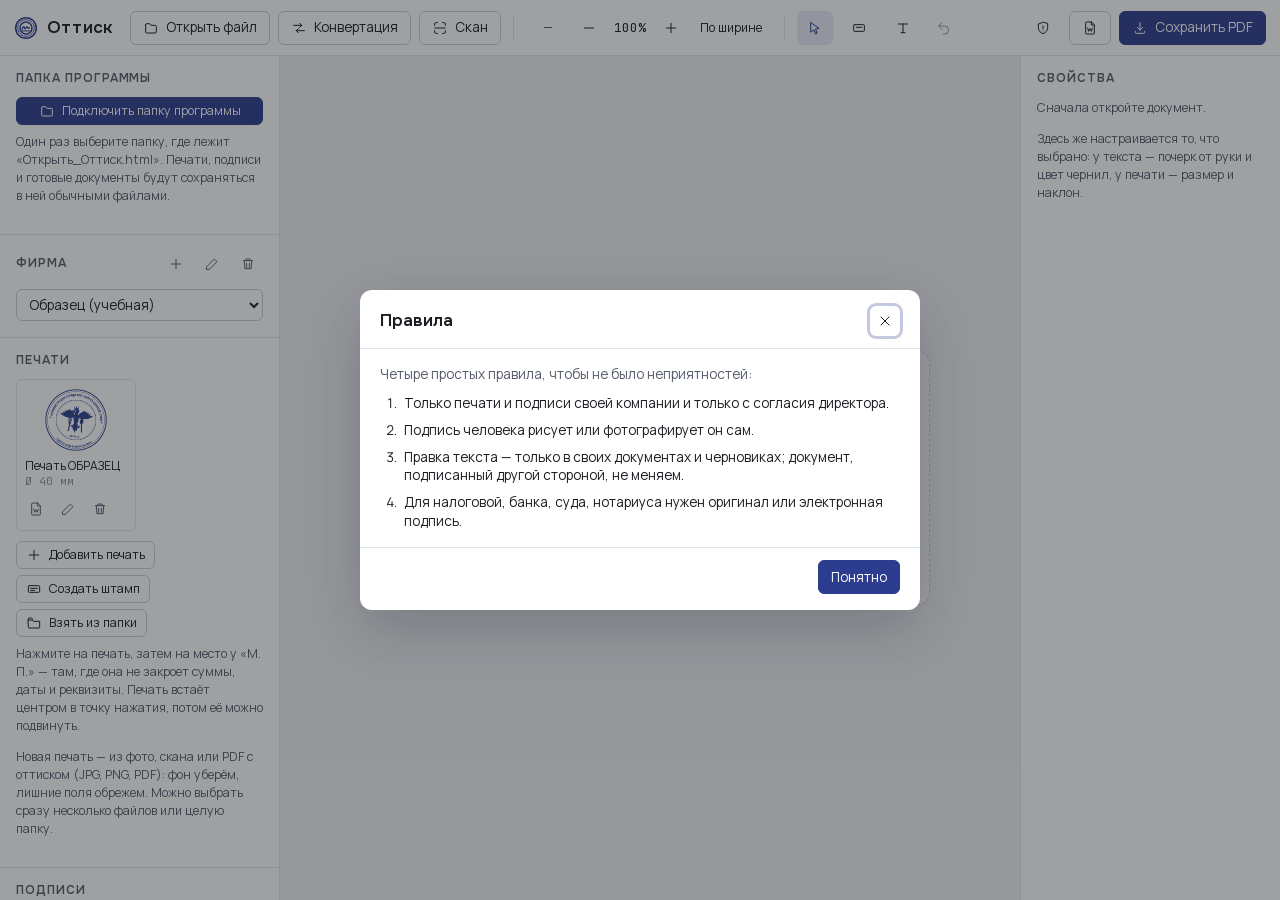
<file: index.html>
<!doctype html>
<html lang="ru">
<head>
<meta charset="utf-8">
<meta name="viewport" content="width=device-width, initial-scale=1">
<title>Оттиск</title>
<link rel="icon" href="data:image/svg+xml,%3Csvg xmlns='http://www.w3.org/2000/svg' viewBox='0 0 24 24' fill='none' stroke='%232c3d8f' stroke-width='1.6' stroke-linecap='round'%3E%3Ccircle cx='12' cy='12' r='10.3'/%3E%3Ccircle cx='12' cy='12' r='6'/%3E%3Cpath d='M8.2 13.2c.9-2.6 1.7-3.4 2.2-1.6.4 1.5.9 1.6 1.6.1.6-1.3 1.2-1.4 1.6-.2.3.9.8 1 1.9.2'/%3E%3C/svg%3E">
<link rel="stylesheet" href="app/css/fonts.css">
<link rel="stylesheet" href="app/css/app.css">
<link rel="manifest" href="manifest.webmanifest">
<meta name="theme-color" content="#2c3d8f">
<meta name="robots" content="noindex, nofollow">
<link rel="apple-touch-icon" href="app/icons/apple-touch-icon.png">
<meta name="apple-mobile-web-app-capable" content="yes">
<meta name="mobile-web-app-capable" content="yes">
<meta name="apple-mobile-web-app-title" content="Оттиск">
<meta name="ottisk-build" content="сайт, 28.09.2026 14:11">
</head>
<body>

<header class="topbar">
  <div class="brand" title="Оттиск — печати и подписи на PDF">
    <svg class="ring" viewBox="0 0 24 24" aria-hidden="true"><circle cx="12" cy="12" r="10.3"/><circle cx="12" cy="12" r="8.2" stroke-width="1" stroke-dasharray="1.6 1.1"/><circle cx="12" cy="12" r="6"/><path d="M8.2 13.2c.9-2.6 1.7-3.4 2.2-1.6.4 1.5.9 1.6 1.6.1.6-1.3 1.2-1.4 1.6-.2.3.9.8 1 1.9.2" stroke-width="1.3"/><path d="M8.4 14.9h7.3" stroke-width="1"/></svg>
    <span>Оттиск</span>
  </div>
  <button id="btnOpen" class="btn" title="Открыть PDF, Word (.docx) или фото документа">
    <svg class="i" viewBox="0 0 24 24"><path d="M4 7.5V18a1.5 1.5 0 0 0 1.5 1.5h13A1.5 1.5 0 0 0 20 18V9.5A1.5 1.5 0 0 0 18.5 8H12l-2-2.5H5.5A1.5 1.5 0 0 0 4 7Z"/></svg>
    <span class="lbl">Открыть файл</span>
  </button>
  <button id="btnConvert" class="btn" title="Перевести файл в другой формат: картинки, PDF, Word">
    <svg class="i" viewBox="0 0 24 24"><path d="M4 8h12m0 0-3-3m3 3-3 3"/><path d="M20 16H8m0 0 3-3m-3 3 3 3"/></svg>
    <span class="lbl">Конвертация</span>
  </button>
  <button id="btnScan" class="btn" title="Сфотографировать бумажный документ и получить ровный PDF">
    <svg class="i" viewBox="0 0 24 24"><path d="M4 8V5.5A1.5 1.5 0 0 1 5.5 4H8M16 4h2.5A1.5 1.5 0 0 1 20 5.5V8M20 16v2.5a1.5 1.5 0 0 1-1.5 1.5H16M8 20H5.5A1.5 1.5 0 0 1 4 18.5V16"/><path d="M4 12h16"/></svg>
    <span class="lbl lbl-long">Сканировать</span><span class="lbl lbl-short">Скан</span>
  </button>
  <div class="sep"></div>
  <div class="pagectl">
    <span id="pageInfo" class="num muted">—</span>
    <button id="zoomOut" class="btn icon" title="Уменьшить"><svg class="i" viewBox="0 0 24 24"><path d="M5 12h14"/></svg></button>
    <span id="zoomVal" class="num zoomval">100%</span>
    <button id="zoomIn" class="btn icon" title="Увеличить"><svg class="i" viewBox="0 0 24 24"><path d="M12 5v14M5 12h14"/></svg></button>
    <button id="zoomFit" class="btn ghost sm" title="Подогнать страницу по ширине окна">По ширине</button>
  </div>
  <div class="sep"></div>
  <button id="toolSelect" class="btn tool active" title="Выбирать и двигать (V)">
    <svg class="i" viewBox="0 0 24 24"><path d="M6 4l12 8.5-5.2 1.1L15 20l-2.4 1-2.2-6.3L6 18Z"/></svg><span class="lbl">Выбор</span>
  </button>
  <button id="toolWhiteout" class="btn tool" title="Замазка: белый прямоугольник поверх текста">
    <svg class="i" viewBox="0 0 24 24"><rect x="4" y="7" width="16" height="10" rx="1"/><path d="M8 11h8"/></svg><span class="lbl">Замазка</span>
  </button>
  <button id="toolText" class="btn tool" title="Текст: нажмите на страницу, где написать">
    <svg class="i" viewBox="0 0 24 24"><path d="M5 6h14M12 6v13M9 19h6"/></svg><span class="lbl">Текст</span>
  </button>
  <button id="btnUndo" class="btn icon" title="Отменить (Ctrl+Z)"><svg class="i" viewBox="0 0 24 24"><path d="M9 14 4 9l5-5"/><path d="M4 9h9a6 6 0 0 1 0 12h-2"/></svg></button>
  <div class="spacer"></div>
  <button id="btnRules" class="btn ghost" title="Правила работы с печатями и подписями">
    <svg class="i" viewBox="0 0 24 24"><path d="M12 3.5 5 6v5.5c0 4.2 3 7.6 7 9 4-1.4 7-4.8 7-9V6Z"/><path d="M12 9v4M12 16h.01"/></svg><span class="lbl">Правила</span>
  </button>
  <button id="btnDocx" class="btn" title="Вытащить текст из PDF в документ Word">
    <svg class="i" viewBox="0 0 24 24"><path d="M14 3H7a1.5 1.5 0 0 0-1.5 1.5v15A1.5 1.5 0 0 0 7 21h10a1.5 1.5 0 0 0 1.5-1.5V7.5Z"/><path d="M14 3v4.5h4.5M8.5 12l1.5 5 2-4 2 4 1.5-5"/></svg>
    <span class="lbl lbl-long">В Word для правки</span><span class="lbl lbl-short">В Word</span>
  </button>
  <button id="btnSave" class="btn primary" title="Сохранить PDF с печатями и подписями">
    <svg class="i" viewBox="0 0 24 24"><path d="M12 4v11m0 0 4-4m-4 4-4-4"/><path d="M5 17v1.5A1.5 1.5 0 0 0 6.5 20h11a1.5 1.5 0 0 0 1.5-1.5V17"/></svg>
    <span class="lbl">Сохранить PDF</span>
  </button>
  <button id="togLeft" class="btn icon only-narrow" title="Библиотека"><svg class="i" viewBox="0 0 24 24"><path d="M4 6h16M4 12h16M4 18h16"/></svg></button>
  <button id="togRight" class="btn icon only-narrow" title="Свойства"><svg class="i" viewBox="0 0 24 24"><circle cx="12" cy="12" r="3"/><path d="M19.4 15a1.7 1.7 0 0 0 .3 1.8l.1.1a2 2 0 1 1-2.8 2.8l-.1-.1a1.7 1.7 0 0 0-1.8-.3 1.7 1.7 0 0 0-1 1.5V21a2 2 0 1 1-4 0v-.1a1.7 1.7 0 0 0-1.1-1.5 1.7 1.7 0 0 0-1.8.3l-.1.1a2 2 0 1 1-2.8-2.8l.1-.1a1.7 1.7 0 0 0 .3-1.8 1.7 1.7 0 0 0-1.5-1H3a2 2 0 1 1 0-4h.1a1.7 1.7 0 0 0 1.5-1.1 1.7 1.7 0 0 0-.3-1.8l-.1-.1a2 2 0 1 1 2.8-2.8l.1.1a1.7 1.7 0 0 0 1.8.3H9a1.7 1.7 0 0 0 1-1.5V3a2 2 0 1 1 4 0v.1a1.7 1.7 0 0 0 1 1.5 1.7 1.7 0 0 0 1.8-.3l.1-.1a2 2 0 1 1 2.8 2.8l-.1.1a1.7 1.7 0 0 0-.3 1.8V9a1.7 1.7 0 0 0 1.5 1H21a2 2 0 1 1 0 4h-.1a1.7 1.7 0 0 0-1.5 1Z"/></svg></button>
</header>

<main class="layout">
  <aside class="panel left" id="leftPanel">
    <div class="sec only-narrow-block">
      <h2>Документ</h2>
      <div class="row wrap zoomrow">
        <button class="btn icon bordered" data-proxy="zoomOut" title="Уменьшить" aria-label="Уменьшить"><svg class="i" viewBox="0 0 24 24"><path d="M5 12h14"/></svg></button>
        <span class="num zoomval-m">100%</span>
        <button class="btn icon bordered" data-proxy="zoomIn" title="Увеличить" aria-label="Увеличить"><svg class="i" viewBox="0 0 24 24"><path d="M12 5v14M5 12h14"/></svg></button>
        <button class="btn sm" data-proxy="zoomFit" data-close="1">По ширине</button>
        <button class="btn sm" data-proxy="btnUndo">Отменить</button>
      </div>
      <div class="row wrap" style="margin-top:8px">
        <button class="btn sm" data-proxy="btnOpen" data-close="1">Открыть файл</button>
        <button class="btn sm" data-proxy="btnScan" data-close="1">Сканировать</button>
        <button class="btn sm" data-proxy="btnConvert" data-close="1">Конвертация</button>
        <button class="btn sm" data-proxy="btnDocx" data-close="1">В Word для правки</button>
        <button class="btn sm" data-proxy="toolWhiteout" data-close="1">Замазка</button>
        <button class="btn sm" data-proxy="toolText" data-close="1">Текст</button>
        <button class="btn sm" data-proxy="btnRules" data-close="1">Правила</button>
      </div>
    </div>
    <div class="sec" id="folderSec">
      <h2>Папка программы</h2>
      <div id="folderBox"></div>
    </div>

    <div class="sec" id="docsSec" hidden>
      <h2>Документы
        <button class="btn icon" id="docsRefresh" title="Обновить список из папки «Документы → Входящие»" aria-label="Обновить список"><svg class="i" viewBox="0 0 24 24"><path d="M4 12a8 8 0 0 1 13.7-5.6L20 8.5M20 4v4.5h-4.5M20 12a8 8 0 0 1-13.7 5.6L4 15.5M4 20v-4.5h4.5"/></svg></button>
      </h2>
      <div id="docsList" class="docs"></div>
    </div>

    <div class="sec">
      <h2>Фирма
        <span class="row">
          <button class="btn icon" id="coAdd" title="Добавить фирму"><svg class="i" viewBox="0 0 24 24"><path d="M12 5v14M5 12h14"/></svg></button>
          <button class="btn icon" id="coRename" title="Переименовать фирму"><svg class="i" viewBox="0 0 24 24"><path d="M4 20h4l10.5-10.5a1.4 1.4 0 0 0 0-2L16.5 5.5a1.4 1.4 0 0 0-2 0L4 16Z"/></svg></button>
          <button class="btn icon" id="coDelete" title="Удалить фирму"><svg class="i" viewBox="0 0 24 24"><path d="M5 7h14M10 11v6M14 11v6M6.5 7l.8 12h9.4l.8-12M9 7V4.5h6V7"/></svg></button>
        </span>
      </h2>
      <select id="coSelect" class="sel" aria-label="Фирма"></select>
    </div>

    <div class="sec">
      <h2>Печати</h2>
      <div id="stampList" class="thumbs"></div>
      <div class="row wrap">
        <button class="btn sm" id="stampAdd"><svg class="i" viewBox="0 0 24 24"><path d="M12 5v14M5 12h14"/></svg>Добавить печать</button>
        <button class="btn sm" id="stampMake"><svg class="i" viewBox="0 0 24 24"><rect x="3.5" y="7" width="17" height="10" rx="1.5"/><path d="M7 11h10M7 14h6"/></svg>Создать штамп</button>
        <button class="btn sm" id="stampFolder"><svg class="i" viewBox="0 0 24 24"><path d="M3.5 7.5h6l1.5 2h9.5v9a1 1 0 0 1-1 1h-15a1 1 0 0 1-1-1z"/><path d="M3.5 7.5v-2a1 1 0 0 1 1-1h4l1.5 2"/></svg>Взять из папки</button>
      </div>
      <p class="hint" style="margin-top:8px">Нажмите на печать, затем на место у «М. П.» — там, где она не закроет суммы, даты и реквизиты. Печать встаёт центром в точку нажатия, потом её можно подвинуть.</p>
      <p class="hint">Новая печать — из фото, скана или PDF с оттиском (JPG, PNG, PDF): фон уберём, лишние поля обрежем. Можно выбрать сразу несколько файлов или целую папку.</p>
    </div>

    <div class="sec">
      <h2>Подписи</h2>
      <div id="sigList" class="thumbs"></div>
      <div class="row wrap">
        <button class="btn sm" id="sigDraw"><svg class="i" viewBox="0 0 24 24"><path d="M4 19c3-6 5-9 7-9s1 5 3 5 3-6 6-8"/></svg>Нарисовать</button>
        <button class="btn sm" id="sigPhoto"><svg class="i" viewBox="0 0 24 24"><rect x="3.5" y="6.5" width="17" height="13" rx="1.5"/><circle cx="12" cy="13" r="3.5"/><path d="M9 6.5 10 4h4l1 2.5"/></svg>Загрузить фото подписи</button>
      </div>
      <p class="hint" style="margin-top:8px">Лучше всего выглядит настоящая подпись ручкой на белой бумаге, сфотографированная сверху при хорошем свете.</p>
    </div>

    <div class="sec" id="numSec">
      <h2>Номер документа</h2>
      <div class="numrow">
        <span class="muted">Рабочее место</span>
        <b id="numCode" class="muted">не задано</b>
        <button class="btn icon" id="numEdit" title="Изменить код рабочего места" aria-label="Изменить код рабочего места"><svg class="i" viewBox="0 0 24 24"><path d="M4 20h4l10.5-10.5a1.4 1.4 0 0 0 0-2L16.5 5.5a1.4 1.4 0 0 0-2 0L4 16Z"/></svg></button>
      </div>
      <div id="numNext" class="muted small"></div>
      <button class="btn sm" id="numPlace" disabled>Поставить номер на документ</button>
      <p class="hint">У каждого компьютера свой код — тогда по номеру видно, кто ставил. Номер попадёт в журнал вместе с датой и файлом. Пришла спорная накладная — найдите её номер в журнале: есть запись — документ наш, нет — не наш. Подделать это нельзя: чтобы номер сошёлся, нужен ваш журнал.</p>
    </div>

    <div class="sec">
      <h2>Журнал</h2>
      <div class="row wrap" style="margin-bottom:8px">
        <input id="journalFind" class="inp" type="search" placeholder="Найти по номеру или файлу" style="flex:1 1 140px">
      </div>
      <div id="journalList" class="journal"></div>
      <button class="btn sm" id="journalCsv">Выгрузить в Excel (CSV)</button>
    </div>

    <div class="sec">
      <h2>Копия библиотеки</h2>
      <div class="row wrap">
        <button class="btn sm" id="libExport">Сохранить копию библиотеки</button>
        <button class="btn sm" id="libImport">Загрузить копию библиотеки</button>
      </div>
      <p class="hint" id="libCopyHint" style="margin-top:8px">Печати и подписи хранятся только в этом браузере на этом компьютере. Раз в месяц сохраняйте копию в надёжное место.</p>
      <p class="hint">Копия — это один файл <b>.json</b> со всей библиотекой. Чтобы добавить печать <b>картинкой</b>, нажмите «Добавить печать» или «Взять из папки» выше.</p>
      <p class="hint" id="buildLine" style="margin-top:14px;font-family:var(--font-num);font-size:12px"></p>
    </div>
  </aside>

  <section class="workspace" id="workspace" tabindex="0">
    <div class="docbar" id="docBar" hidden><svg class="i" viewBox="0 0 24 24"><path d="M14 3H7a1.5 1.5 0 0 0-1.5 1.5v15A1.5 1.5 0 0 0 7 21h10a1.5 1.5 0 0 0 1.5-1.5V7.5Z"/><path d="M14 3v4.5h4.5"/></svg><span id="docName" class="dname"></span><span id="docPages" class="num dpages"></span></div>
    <div class="dropzone" id="dropzone">
      <div class="inner">
        <svg class="dz-icon" viewBox="0 0 24 24"><path d="M14 3H7a1.5 1.5 0 0 0-1.5 1.5v15A1.5 1.5 0 0 0 7 21h10a1.5 1.5 0 0 0 1.5-1.5V7.5Z"/><path d="M14 3v4.5h4.5"/><circle cx="12" cy="14.5" r="3"/></svg>
        <h1 id="dzTitle">Перетащите сюда документ</h1>
        <p id="dzText">PDF, Word (.docx) или фото документа. Или выберите файл на компьютере.</p>
        <div class="acts">
          <button class="btn primary" id="dzOpen">Открыть файл</button>
          <button class="btn link" id="dzSample">Попробовать на образце</button>
        </div>
        <div class="note-mobile">На телефоне документ открывается из «Файлов» или загрузок Telegram, а готовый PDF сразу отправляется кнопкой «Отправить…».</div>
      </div>
    </div>
    <div class="pages" id="pages" hidden></div>
  </section>

  <aside class="panel right" id="rightPanel">
    <div class="sec props" id="props">
      <h2>Свойства</h2>
      <p class="hint" id="propsEmpty">Нажмите на печать или подпись слева, затем на место в документе. Или перетащите миниатюру прямо на страницу.</p>
      <p class="hint">Здесь же настраивается то, что выбрано: у текста — почерк от руки и цвет чернил, у печати — размер и наклон.</p>
      <div id="propsBody" class="stack" hidden></div>
    </div>
  </aside>
</main>

<input type="file" id="fileInput" hidden>
<input type="file" id="imgInput" hidden multiple accept="image/*,.jpg,.jpeg,.jpe,.png,.webp,.gif,.bmp,.tif,.tiff,.heic,.heif,.pdf,application/pdf">
<input type="file" id="dirInput" hidden multiple webkitdirectory directory>
<input type="file" id="jsonInput" hidden multiple accept=".json,application/json,image/*,.jpg,.jpeg,.png,.webp,.bmp,.tif,.tiff,.heic,.heif,.pdf,application/pdf">
<div id="toast" class="toast" role="status" aria-live="polite"></div>
<div id="scrim" class="scrim" hidden></div>

<!-- Библиотеки (классические скрипты, без модулей — чтобы работало по двойному щелчку без сервера) -->
<script src="app/lib/pdf.min.js"></script>
<!-- Работник pdf.js подключён обычным скриптом, а не отдельным потоком, и это НАМЕРЕННО.
     Из file:// (двойной щелчок по этому файлу) браузер запрещает загружать соседний файл
     в отдельный поток — программа бы просто не открылась. Поэтому pdf.js пишет в консоль
     «Setting up fake worker»: это не ошибка, а единственный способ работать без сервера. -->
<script src="app/lib/pdf.worker.min.js"></script>
<script src="app/lib/pdf-lib.min.js"></script>
<script src="app/lib/fontkit.umd.min.js"></script>
<script src="app/lib/signature_pad.umd.min.js"></script>
<script src="app/lib/jszip.min.js"></script>
<script src="app/lib/docx-preview.min.js"></script>
<script src="app/lib/docx-preview-shim.js"></script>
<script src="app/lib/html2canvas.min.js"></script>
<script src="app/lib/docx.umd.js"></script>
<!-- Данные (шрифты, образцы, таблицы кодировок) в виде base64 -->
<script src="app/data/fonts_pdf.js"></script>
<script src="app/data/fonts_hand.js"></script>
<script src="app/data/sample_pdf.js"></script>
<script src="app/data/sample_stamp.js"></script>
<script src="app/data/cmaps.js"></script>
<script src="app/data/std_fonts.js"></script>
<!-- Программа -->
<script src="app/js/util.js"></script>
<script src="app/js/storage.js"></script>
<script src="app/js/imageproc.js"></script>
<script src="app/js/dialogs.js"></script>
<script src="app/js/library.js"></script>
<script src="app/js/viewer.js"></script>
<script src="app/js/exporter.js"></script>
<script src="app/js/docx_export.js"></script>
<script src="app/js/journal.js"></script>
<script src="app/js/numbering.js"></script>
<script src="app/js/word2pdf.js"></script>
<script src="app/js/odt2pdf.js"></script>
<script src="app/js/convert.js"></script>
<script src="app/js/scan.js"></script>
<script src="app/js/stampmaker.js"></script>
<script src="app/js/folder.js"></script>
<script src="app/js/app.js"></script>
</body>
</html>
</file>
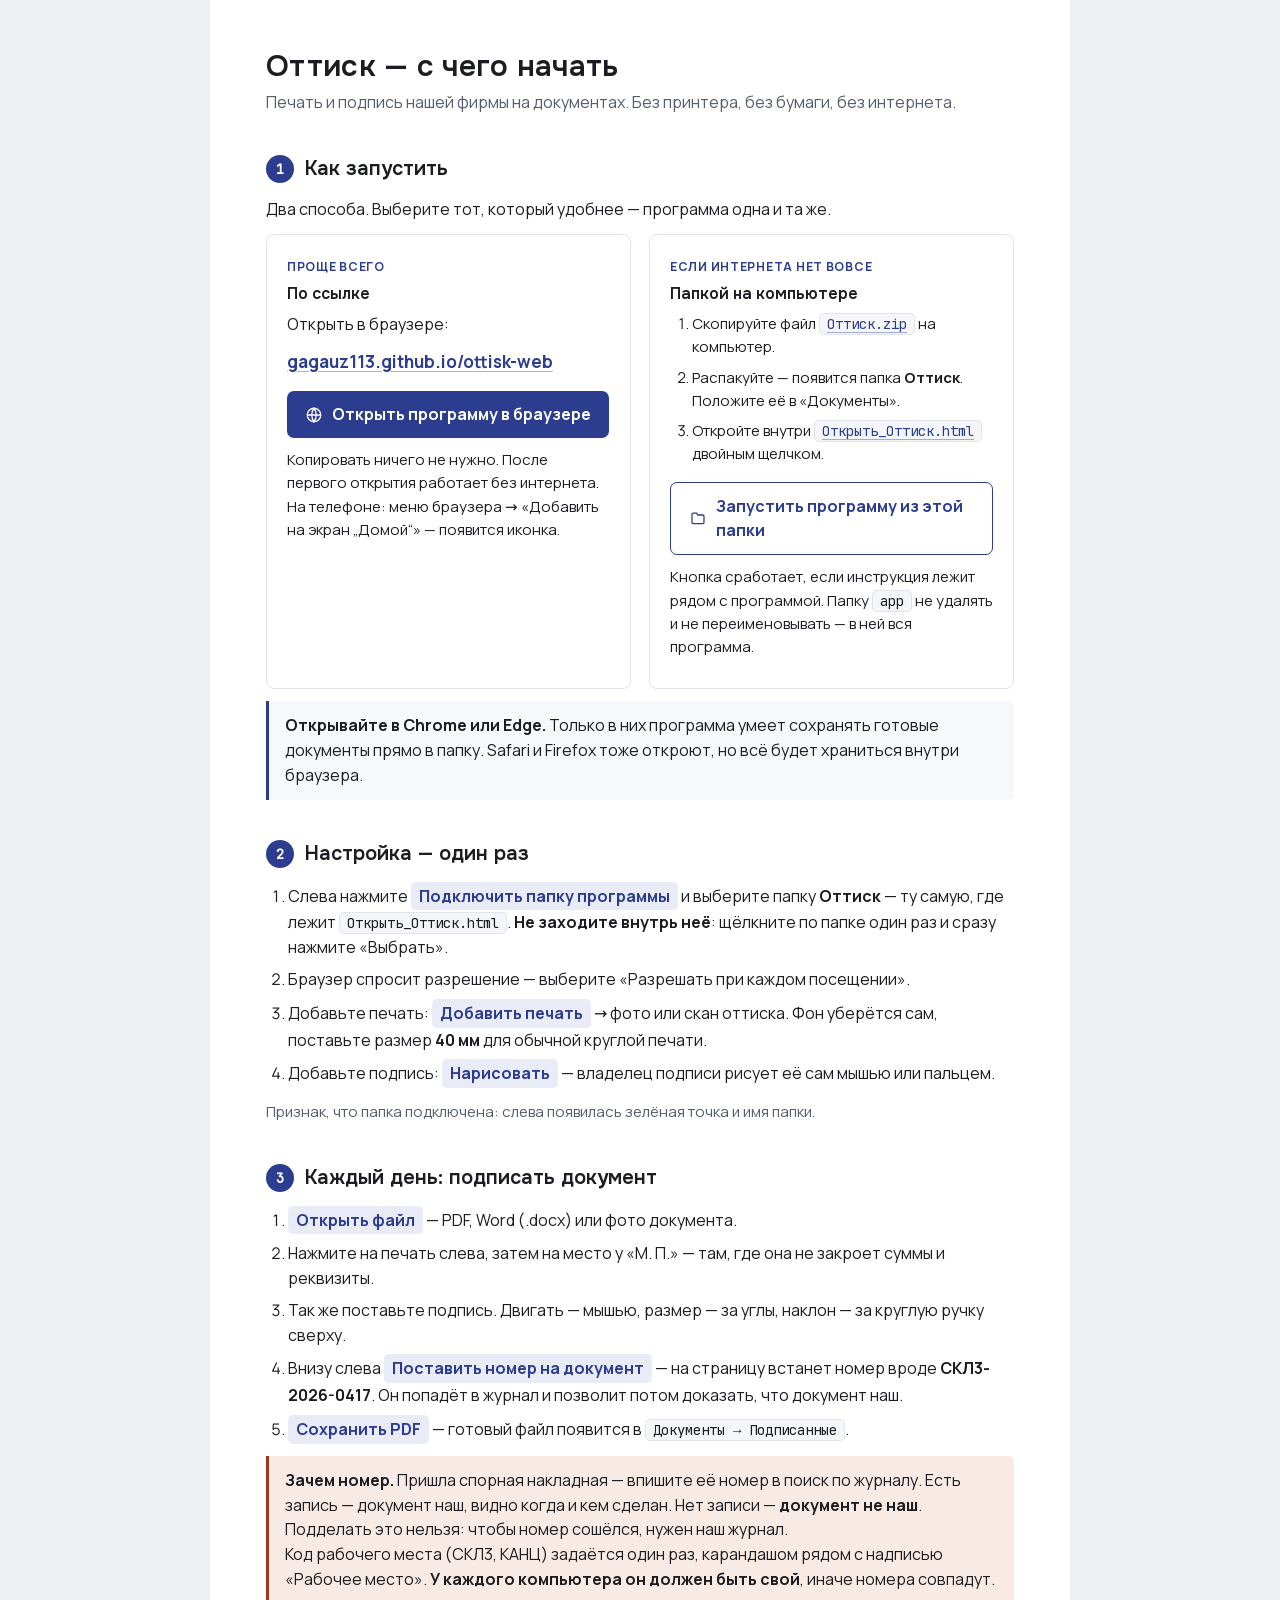
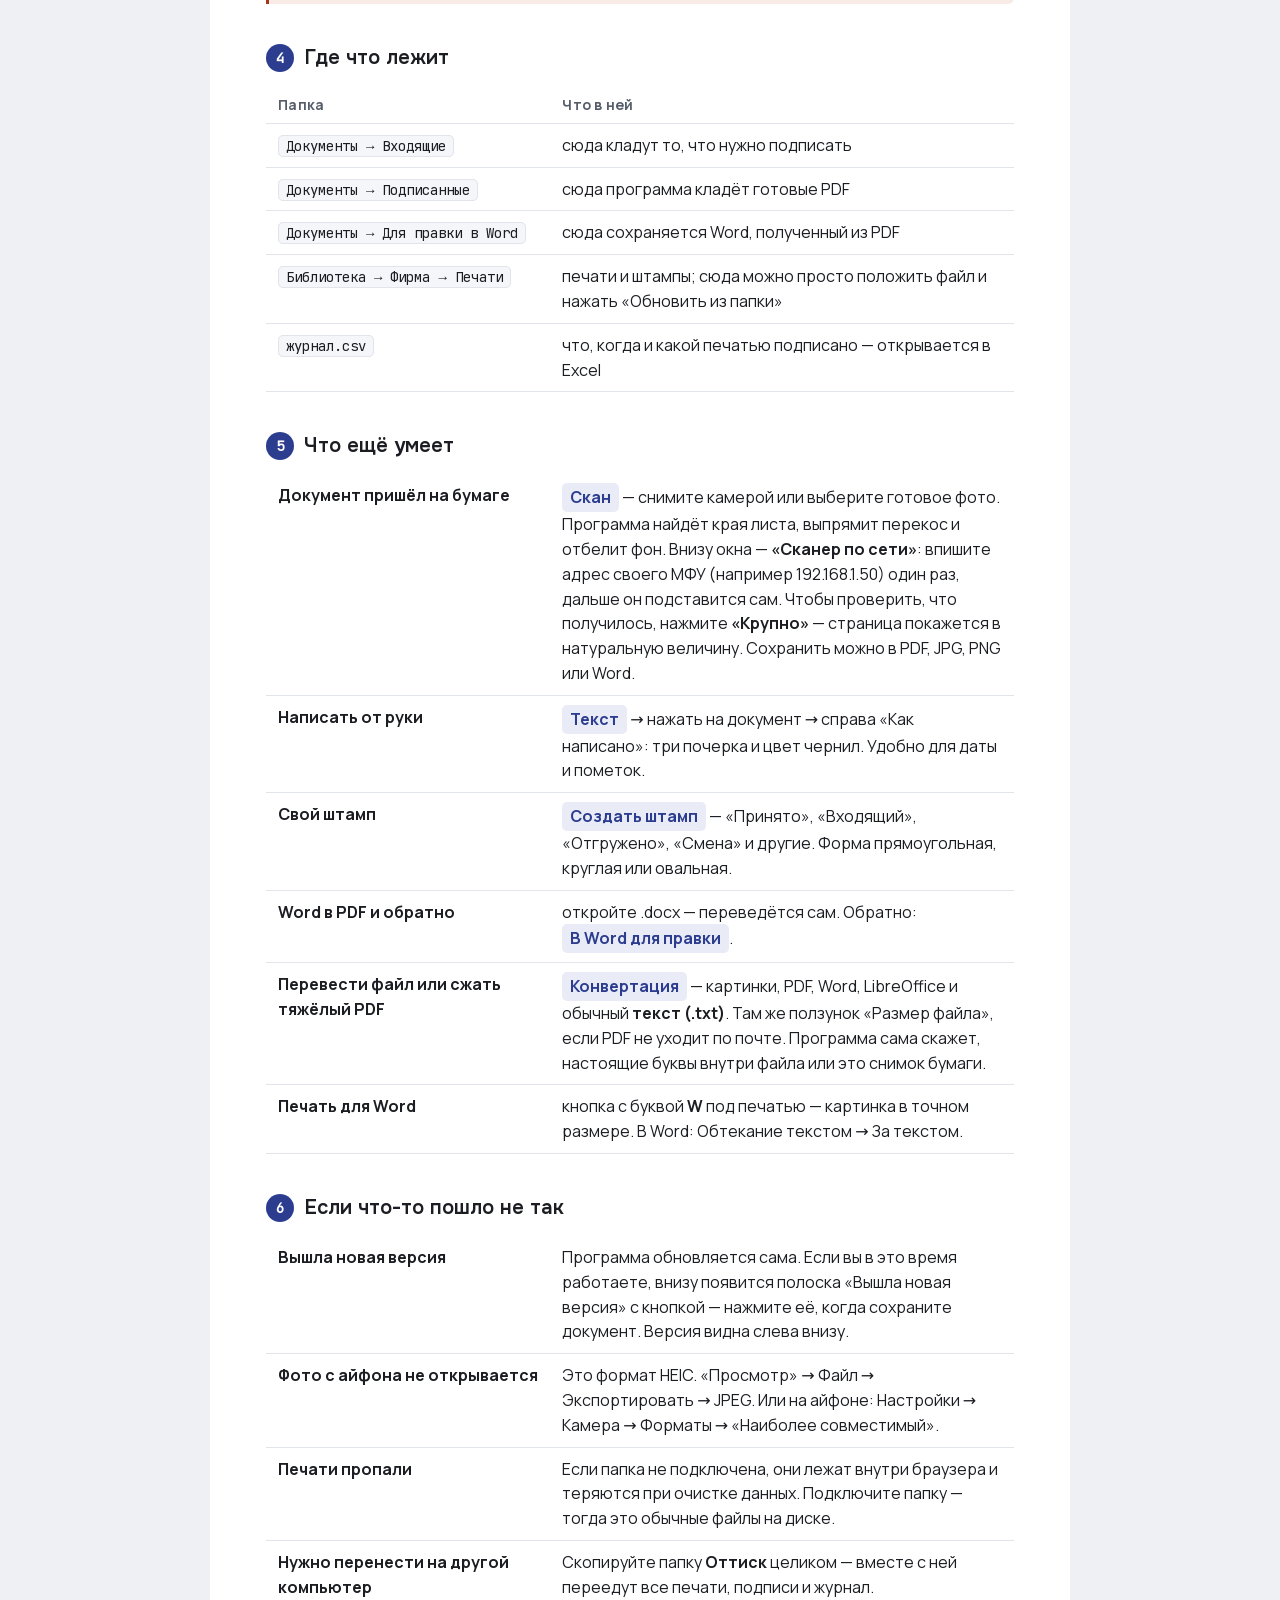
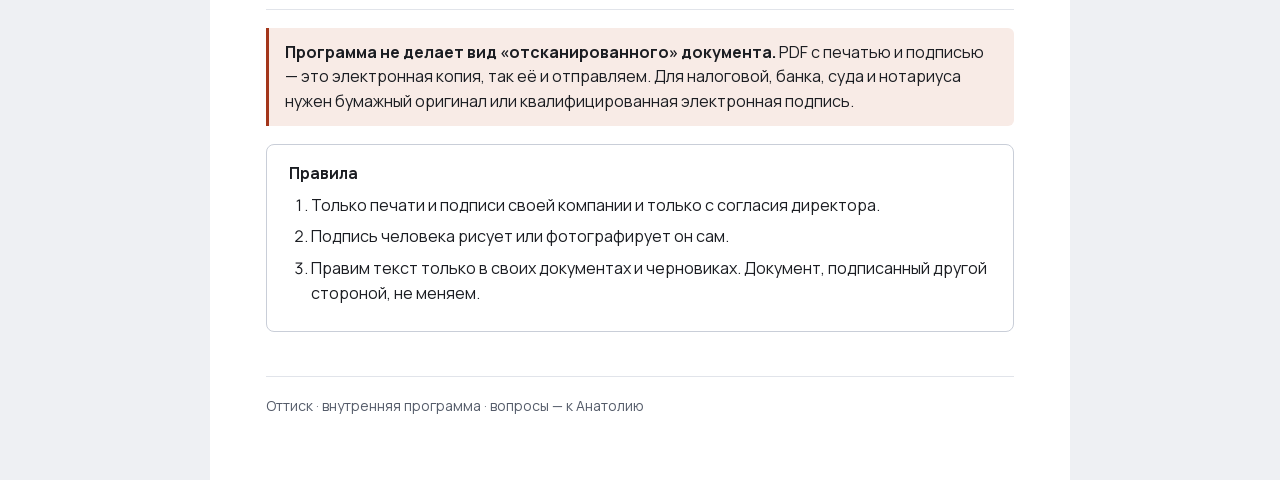
<file: instrukciya.html>
<!doctype html>
<html lang="ru">
<head>
<meta charset="utf-8">
<meta name="viewport" content="width=device-width, initial-scale=1">
<title>Оттиск — с чего начать</title>
<link rel="icon" href="data:image/svg+xml,%3Csvg xmlns='http://www.w3.org/2000/svg' viewBox='0 0 24 24' fill='none' stroke='%232c3d8f' stroke-width='1.6' stroke-linecap='round'%3E%3Ccircle cx='12' cy='12' r='10.3'/%3E%3Ccircle cx='12' cy='12' r='6'/%3E%3Cpath d='M8.2 13.2c.9-2.6 1.7-3.4 2.2-1.6.4 1.5.9 1.6 1.6.1.6-1.3 1.2-1.4 1.6-.2.3.9.8 1 1.9.2'/%3E%3C/svg%3E">
<link rel="stylesheet" href="app/css/fonts.css">
<style>
  :root{
    --ink:#1b1d22; --muted:#555c6a; --faint:#8a919d;
    --accent:#2c3d8f; --accent-soft:#e9ecf7; --line:#e1e4ea; --line-strong:#c9ced8;
    --paper:#fff; --bg:#eef0f3; --warn:#a3361b; --warn-soft:#f8ebe6;
    --font:MAN,"Segoe UI",system-ui,sans-serif; --head:ONE,MAN,system-ui,sans-serif; --num:JB,ui-monospace,Menlo,monospace;
  }
  *{box-sizing:border-box}
  body{margin:0;background:var(--bg);color:var(--ink);font:16px/1.55 var(--font);-webkit-font-smoothing:antialiased}
  .page{max-width:860px;margin:0 auto;background:var(--paper);padding:48px 56px 64px}
  h1{font:600 30px/1.2 var(--head);margin:0 0 6px;letter-spacing:.01em}
  .sub{color:var(--muted);margin:0 0 36px}
  h2{font:600 20px/1.3 var(--head);margin:40px 0 14px;display:flex;align-items:center;gap:10px}
  h2 .n{flex:none;width:28px;height:28px;border-radius:50%;background:var(--accent);color:#fff;
        font:600 14px/28px var(--num);text-align:center}
  h3{font:600 16px/1.35 var(--head);margin:22px 0 8px}
  p{margin:0 0 12px}
  ol,ul{margin:0 0 12px;padding-left:22px}
  li{margin:0 0 7px}
  b{font-weight:600}
  .key{display:inline-block;border:1px solid var(--line-strong);border-bottom-width:2px;border-radius:5px;
       padding:1px 7px;font:500 14px var(--num);background:#fafbfc;white-space:nowrap}
  .btn{display:inline-block;background:var(--accent-soft);color:var(--accent);border-radius:5px;
       padding:2px 8px;font-weight:600;white-space:nowrap}
  .path{font:500 14px var(--num);background:#f5f6f9;border:1px solid var(--line);border-radius:5px;padding:1px 7px;white-space:nowrap}
  td .path,li .path{white-space:normal;overflow-wrap:anywhere}
  .two{display:grid;grid-template-columns:1fr 1fr;gap:18px;margin:0 0 12px}
  .card{border:1px solid var(--line);border-radius:8px;padding:18px 20px}
  .card h3{margin-top:0}
  .card .tag{display:inline-block;font:600 12px var(--font);letter-spacing:.06em;text-transform:uppercase;
             color:var(--accent);margin-bottom:8px}
  .note{border-left:3px solid var(--accent);background:#f7f8fc;padding:12px 16px;border-radius:0 6px 6px 0;margin:0 0 14px}
  .warn{border-left:3px solid var(--warn);background:var(--warn-soft);padding:12px 16px;border-radius:0 6px 6px 0;margin:18px 0}
  .rules{border:1px solid var(--line-strong);border-radius:8px;padding:18px 22px;margin-top:14px}
  .rules ol{margin-bottom:0}
  table{border-collapse:collapse;width:100%;margin:0 0 14px}
  th,td{text-align:left;padding:9px 12px;border-bottom:1px solid var(--line);vertical-align:top}
  th{font:600 14px var(--font);color:var(--muted);letter-spacing:.02em}
  td:first-child{width:38%;font-weight:600}
  .muted{color:var(--muted)}
  .small{font-size:15px}
  .card .small.muted{color:var(--ink)}
  a{color:var(--accent);text-decoration:underline;text-underline-offset:3px;text-decoration-color:rgba(44,61,143,.4)}
  a:hover{text-decoration-color:var(--accent);background:var(--accent-soft);border-radius:3px}
  a.addr{font-weight:600;font-size:17px;word-break:break-all}
  a.path{color:var(--accent)}
  .go{display:inline-flex;align-items:center;gap:9px;background:var(--accent);color:#fff;text-decoration:none;
      border-radius:7px;padding:11px 18px;font-weight:600;font-size:16px;margin:4px 0 10px}
  .go:hover{background:#25347b;text-decoration:none}
  .go.alt{background:#fff;color:var(--accent);border:1.5px solid var(--accent)}
  .go.alt:hover{background:var(--accent-soft)}
  .go .lbl{text-align:left}
  .go svg{width:18px;height:18px;stroke:currentColor;fill:none;stroke-width:1.7;stroke-linecap:round;flex:none}
  footer{margin-top:44px;padding-top:18px;border-top:1px solid var(--line);color:var(--muted);font-size:14px}
  @media (max-width:720px){
    .page{padding:28px 20px 44px}
    h1{font-size:25px}
    .two{grid-template-columns:1fr}
  }
  @media print{
    body{background:#fff}
    .page{max-width:none;padding:10mm 8mm}
    .go{background:#fff;color:var(--accent);border:1px solid var(--accent)}
    h2{page-break-after:avoid}
    tr{break-inside:avoid}
    .card,.note,.warn,.rules{break-inside:avoid}
    a{text-decoration-color:var(--accent)}
  }
</style>
</head>
<body>
<div class="page">

  <h1>Оттиск — с чего начать</h1>
  <p class="sub">Печать и подпись нашей фирмы на документах. Без принтера, без бумаги, без интернета.</p>

  <h2><span class="n">1</span>Как запустить</h2>
  <p>Два способа. Выберите тот, который удобнее — программа одна и та же.</p>

  <div class="two">
    <div class="card">
      <span class="tag">Проще всего</span>
      <h3>По ссылке</h3>
      <p>Открыть в браузере:</p>
      <p><a class="addr" href="https://gagauz113.github.io/ottisk-web/" target="_blank" rel="noopener">gagauz113.github.io/ottisk-web</a></p>
      <a class="go" href="https://gagauz113.github.io/ottisk-web/" target="_blank" rel="noopener">
        <svg viewBox="0 0 24 24"><circle cx="12" cy="12" r="9"/><path d="M3.5 12h17M12 3a15 15 0 0 1 0 18M12 3a15 15 0 0 0 0 18"/></svg>
        <span class="lbl">Открыть программу в браузере</span></a>
      <p class="small muted">Копировать ничего не нужно. После первого открытия работает без интернета. На телефоне:
        меню браузера → «Добавить на экран „Домой“» — появится иконка.</p>
    </div>
    <div class="card">
      <span class="tag">Если интернета нет вовсе</span>
      <h3>Папкой на компьютере</h3>
      <ol class="small">
        <li>Скопируйте файл <a class="path" href="Оттиск.zip">Оттиск.zip</a> на компьютер.</li>
        <li>Распакуйте — появится папка <b>Оттиск</b>. Положите её в «Документы».</li>
        <li>Откройте внутри <a class="path" href="./">Открыть_Оттиск.html</a> двойным щелчком.</li>
      </ol>
      <a class="go alt" href="./">
        <svg viewBox="0 0 24 24"><path d="M4 7.5V18a1.5 1.5 0 0 0 1.5 1.5h13A1.5 1.5 0 0 0 20 18V9.5A1.5 1.5 0 0 0 18.5 8H12l-2-2.5H5.5A1.5 1.5 0 0 0 4 7Z"/></svg>
        <span class="lbl">Запустить программу из этой папки</span></a>
      <p class="small muted">Кнопка сработает, если инструкция лежит рядом с программой.
        Папку <span class="path">app</span> не удалять и не переименовывать — в ней вся программа.</p>
    </div>
  </div>

  <div class="note">
    <b>Открывайте в Chrome или Edge.</b> Только в них программа умеет сохранять готовые документы прямо в папку.
    Safari и Firefox тоже откроют, но всё будет храниться внутри браузера.
  </div>

  <h2><span class="n">2</span>Настройка — один раз</h2>
  <ol>
    <li>Слева нажмите <span class="btn">Подключить папку программы</span> и выберите папку <b>Оттиск</b> —
      ту самую, где лежит <span class="path">Открыть_Оттиск.html</span>.
      <b>Не заходите внутрь неё</b>: щёлкните по папке один раз и сразу нажмите «Выбрать».</li>
    <li>Браузер спросит разрешение — выберите «Разрешать при каждом посещении».</li>
    <li>Добавьте печать: <span class="btn">Добавить печать</span> → фото или скан оттиска.
      Фон уберётся сам, поставьте размер <b>40 мм</b> для обычной круглой печати.</li>
    <li>Добавьте подпись: <span class="btn">Нарисовать</span> — владелец подписи рисует её сам мышью или пальцем.</li>
  </ol>
  <p class="muted small">Признак, что папка подключена: слева появилась зелёная точка и имя папки.</p>

  <h2><span class="n">3</span>Каждый день: подписать документ</h2>
  <ol>
    <li><span class="btn">Открыть файл</span> — PDF, Word (.docx) или фото документа.</li>
    <li>Нажмите на печать слева, затем на место у «М. П.» — там, где она не закроет суммы и реквизиты.</li>
    <li>Так же поставьте подпись. Двигать — мышью, размер — за углы, наклон — за круглую ручку сверху.</li>
    <li>Внизу слева <span class="btn">Поставить номер на документ</span> — на страницу встанет
      номер вроде <b>СКЛ3-2026-0417</b>. Он попадёт в журнал и позволит потом доказать, что документ наш.</li>
    <li><span class="btn">Сохранить PDF</span> — готовый файл появится в
      <span class="path">Документы → Подписанные</span>.</li>
  </ol>
  <div class="warn" style="margin-top:10px">
    <b>Зачем номер.</b> Пришла спорная накладная — впишите её номер в поиск по журналу.
    Есть запись — документ наш, видно когда и кем сделан. Нет записи — <b>документ не наш</b>.
    Подделать это нельзя: чтобы номер сошёлся, нужен наш журнал.
    <br>Код рабочего места (СКЛ3, КАНЦ) задаётся один раз, карандашом рядом с надписью «Рабочее место».
    <b>У каждого компьютера он должен быть свой</b>, иначе номера совпадут.
  </div>

  <h2><span class="n">4</span>Где что лежит</h2>
  <table>
    <tr><th>Папка</th><th>Что в ней</th></tr>
    <tr><td><span class="path">Документы → Входящие</span></td><td>сюда кладут то, что нужно подписать</td></tr>
    <tr><td><span class="path">Документы → Подписанные</span></td><td>сюда программа кладёт готовые PDF</td></tr>
    <tr><td><span class="path">Документы → Для правки в Word</span></td><td>сюда сохраняется Word, полученный из PDF</td></tr>
    <tr><td><span class="path">Библиотека → Фирма → Печати</span></td><td>печати и штампы; сюда можно просто положить файл и нажать «Обновить из папки»</td></tr>
    <tr><td><span class="path">журнал.csv</span></td><td>что, когда и какой печатью подписано — открывается в Excel</td></tr>
  </table>

  <h2><span class="n">5</span>Что ещё умеет</h2>
  <table>
    <tr><td>Документ пришёл на бумаге</td>
        <td><span class="btn">Скан</span> — снимите камерой или выберите готовое фото.
            Программа найдёт края листа, выпрямит перекос и отбелит фон.
            Внизу окна — <b>«Сканер по сети»</b>: впишите адрес своего МФУ (например 192.168.1.50)
            один раз, дальше он подставится сам.
            Чтобы проверить, что получилось, нажмите <b>«Крупно»</b> — страница покажется
            в натуральную величину. Сохранить можно в PDF, JPG, PNG или Word.</td></tr>
    <tr><td>Написать от руки</td>
        <td><span class="btn">Текст</span> → нажать на документ → справа «Как написано»: три почерка и цвет чернил.
            Удобно для даты и пометок.</td></tr>
    <tr><td>Свой штамп</td>
        <td><span class="btn">Создать штамп</span> — «Принято», «Входящий», «Отгружено», «Смена» и другие.
            Форма прямоугольная, круглая или овальная.</td></tr>
    <tr><td>Word в PDF и обратно</td>
        <td>откройте .docx — переведётся сам. Обратно: <span class="btn">В Word для правки</span>.</td></tr>
    <tr><td>Перевести файл или сжать тяжёлый PDF</td>
        <td><span class="btn">Конвертация</span> — картинки, PDF, Word, LibreOffice и обычный
            <b>текст (.txt)</b>. Там же ползунок «Размер файла», если PDF не уходит по почте.
            Программа сама скажет, настоящие буквы внутри файла или это снимок бумаги.</td></tr>
    <tr><td>Печать для Word</td>
        <td>кнопка с буквой <b>W</b> под печатью — картинка в точном размере. В Word: Обтекание текстом → За текстом.</td></tr>
  </table>

  <h2><span class="n">6</span>Если что-то пошло не так</h2>
  <table>
    <tr><td>Вышла новая версия</td>
        <td>Программа обновляется сама. Если вы в это время работаете, внизу появится полоска
            «Вышла новая версия» с кнопкой — нажмите её, когда сохраните документ.
            Версия видна слева внизу.</td></tr>
    <tr><td>Фото с айфона не открывается</td>
        <td>Это формат HEIC. «Просмотр» → Файл → Экспортировать → JPEG. Или на айфоне:
            Настройки → Камера → Форматы → «Наиболее совместимый».</td></tr>
    <tr><td>Печати пропали</td>
        <td>Если папка не подключена, они лежат внутри браузера и теряются при очистке данных.
            Подключите папку — тогда это обычные файлы на диске.</td></tr>
    <tr><td>Нужно перенести на другой компьютер</td>
        <td>Скопируйте папку <b>Оттиск</b> целиком — вместе с ней переедут все печати, подписи и журнал.</td></tr>
  </table>

  <div class="warn">
    <b>Программа не делает вид «отсканированного» документа.</b> PDF с печатью и подписью — это электронная копия,
    так её и отправляем. Для налоговой, банка, суда и нотариуса нужен бумажный оригинал
    или квалифицированная электронная подпись.
  </div>

  <div class="rules">
    <h3 style="margin-top:0">Правила</h3>
    <ol>
      <li>Только печати и подписи своей компании и только с согласия директора.</li>
      <li>Подпись человека рисует или фотографирует он сам.</li>
      <li>Правим текст только в своих документах и черновиках. Документ, подписанный другой стороной, не меняем.</li>
    </ol>
  </div>

  <footer>Оттиск · внутренняя программа · вопросы — к Анатолию</footer>
</div>
</body>
</html>
</file>
<file: app/css/fonts.css>
/* Локальные шрифты: Manrope (текст), Onest (заголовки), JetBrains Mono (цифры). Кириллица + латиница раздельно. */
@font-face{font-family:MAN;src:url(../fonts/man-400.woff2) format('woff2');font-weight:400;font-display:swap;unicode-range:U+0301,U+0400-045F,U+0490-0491,U+04B0-04B1,U+2116}
@font-face{font-family:MAN;src:url(../fonts/man-500.woff2) format('woff2');font-weight:500;font-display:swap;unicode-range:U+0301,U+0400-045F,U+0490-0491,U+04B0-04B1,U+2116}
@font-face{font-family:MAN;src:url(../fonts/man-700.woff2) format('woff2');font-weight:700;font-display:swap;unicode-range:U+0301,U+0400-045F,U+0490-0491,U+04B0-04B1,U+2116}
@font-face{font-family:MAN;src:url(../fonts/man-400-lat.woff2) format('woff2');font-weight:400;font-display:swap;unicode-range:U+0000-00FF,U+0131,U+0152-0153,U+02BB-02BC,U+02C6,U+02DA,U+02DC,U+0304,U+0308,U+0329,U+2000-206F,U+20AC,U+2122,U+2191,U+2193,U+2212,U+2215,U+FEFF,U+FFFD}
@font-face{font-family:MAN;src:url(../fonts/man-500-lat.woff2) format('woff2');font-weight:500;font-display:swap;unicode-range:U+0000-00FF,U+0131,U+0152-0153,U+02BB-02BC,U+02C6,U+02DA,U+02DC,U+0304,U+0308,U+0329,U+2000-206F,U+20AC,U+2122,U+2191,U+2193,U+2212,U+2215,U+FEFF,U+FFFD}
@font-face{font-family:MAN;src:url(../fonts/man-700-lat.woff2) format('woff2');font-weight:700;font-display:swap;unicode-range:U+0000-00FF,U+0131,U+0152-0153,U+02BB-02BC,U+02C6,U+02DA,U+02DC,U+0304,U+0308,U+0329,U+2000-206F,U+20AC,U+2122,U+2191,U+2193,U+2212,U+2215,U+FEFF,U+FFFD}
@font-face{font-family:ONE;src:url(../fonts/one-400.woff2) format('woff2');font-weight:400;font-display:swap;unicode-range:U+0301,U+0400-045F,U+0490-0491,U+04B0-04B1,U+2116}
@font-face{font-family:ONE;src:url(../fonts/one-600.woff2) format('woff2');font-weight:600;font-display:swap;unicode-range:U+0301,U+0400-045F,U+0490-0491,U+04B0-04B1,U+2116}
@font-face{font-family:ONE;src:url(../fonts/one-400-lat.woff2) format('woff2');font-weight:400;font-display:swap;unicode-range:U+0000-00FF,U+0131,U+0152-0153,U+02BB-02BC,U+02C6,U+02DA,U+02DC,U+0304,U+0308,U+0329,U+2000-206F,U+20AC,U+2122,U+2191,U+2193,U+2212,U+2215,U+FEFF,U+FFFD}
@font-face{font-family:ONE;src:url(../fonts/one-600-lat.woff2) format('woff2');font-weight:600;font-display:swap;unicode-range:U+0000-00FF,U+0131,U+0152-0153,U+02BB-02BC,U+02C6,U+02DA,U+02DC,U+0304,U+0308,U+0329,U+2000-206F,U+20AC,U+2122,U+2191,U+2193,U+2212,U+2215,U+FEFF,U+FFFD}
@font-face{font-family:JB;src:url(../fonts/jb-400.woff2) format('woff2');font-weight:400;font-display:swap;unicode-range:U+0301,U+0400-045F,U+0490-0491,U+04B0-04B1,U+2116}
@font-face{font-family:JB;src:url(../fonts/jb-400-lat.woff2) format('woff2');font-weight:400;font-display:swap;unicode-range:U+0000-00FF,U+0131,U+0152-0153,U+02BB-02BC,U+02C6,U+02DA,U+02DC,U+0304,U+0308,U+0329,U+2000-206F,U+20AC,U+2122,U+2191,U+2193,U+2212,U+2215,U+FEFF,U+FFFD}
</file>
<file: app/css/app.css>
:root{
  --bg:#eef0f3;--panel:#ffffff;--line:#e1e4ea;--line-strong:#c9ced8;
  --text:#1b1d22;--muted:#555c6a;--faint:#8a919d;
  --accent:#2c3d8f;--accent-soft:#e9ecf7;--danger:#a3361b;--danger-soft:#f8ebe6;
  --paper:#ffffff;--focus:0 0 0 3px rgba(44,61,143,.28);
  --font-ui:MAN,"Segoe UI",system-ui,sans-serif;--font-head:ONE,MAN,system-ui,sans-serif;--font-num:JB,ui-monospace,Menlo,Consolas,monospace;
  --top:56px;--left:280px;--right:260px;--r:6px;
}
*{box-sizing:border-box}
html,body{height:100%;margin:0}
body{font-family:var(--font-ui);font-size:13.5px;line-height:1.4;color:var(--text);background:var(--bg);overflow:hidden;-webkit-font-smoothing:antialiased}
button,input,select,textarea{font:inherit;color:inherit}
button{cursor:pointer;background:none;border:0;padding:0}
:focus{outline:none}
:focus-visible{box-shadow:var(--focus);border-radius:var(--r)}
h1,h2,h3{font-family:var(--font-head);font-weight:600;margin:0}
.num{font-family:var(--font-num);font-variant-numeric:tabular-nums;font-size:12.5px}
.muted{color:var(--muted)}
.small{font-size:12px}
svg.i{width:16px;height:16px;stroke:currentColor;fill:none;stroke-width:1.5;stroke-linecap:round;stroke-linejoin:round;flex:none}
[hidden]{display:none!important}

/* ── Верхняя панель ── */
.topbar{height:var(--top);display:flex;align-items:center;gap:8px;padding:0 14px;background:var(--panel);border-bottom:1px solid var(--line);position:relative;z-index:20}
.brand{display:flex;align-items:center;gap:9px;margin-right:10px;font-family:var(--font-head);font-weight:600;font-size:17px;letter-spacing:.01em}
.brand .ring{width:24px;height:24px;stroke:var(--accent);fill:none;stroke-width:1.6;stroke-linecap:round}
.sep{width:1px;height:24px;background:var(--line);margin:0 4px}
.spacer{flex:1}
.btn{display:inline-flex;align-items:center;gap:7px;height:34px;padding:0 12px;border:1px solid var(--line-strong);border-radius:var(--r);background:var(--panel);white-space:nowrap;transition:background .12s,border-color .12s}
.btn:hover{background:#f5f6f9;border-color:#b9bfcb}
.btn.primary{background:var(--accent);border-color:var(--accent);color:#fff}
.btn.primary:hover{background:#25347b}
.btn.ghost{border-color:transparent}
.btn.ghost:hover{background:#f1f2f6}
.btn.danger{color:var(--danger);border-color:#dcb6ab}
.btn.danger:hover{background:var(--danger-soft);border-color:#dcb6ab}
.btn.sm{height:28px;padding:0 9px;font-size:12.5px}
.btn.icon{width:30px;height:30px;padding:0;justify-content:center;border-color:transparent}
.btn.icon:hover{background:#f1f2f6}
.btn.tool{border-color:transparent}
.btn.tool.active{background:var(--accent-soft);color:var(--accent)}
.btn:disabled{opacity:.45;cursor:default}
.btn.link{border:0;background:none;color:var(--accent);padding:0 6px;height:auto;text-decoration:underline;text-underline-offset:3px;text-decoration-color:rgba(44,61,143,.35)}
.pagectl{display:flex;align-items:center;gap:4px}
.pagectl .num{min-width:44px;text-align:center}
.zoomval{min-width:48px;text-align:center}
.only-narrow{display:none}
.only-narrow-block{display:none}
.btn.icon.bordered{border-color:var(--line-strong)}
.zoomrow{align-items:center}
.zoomrow .zoomval-m{min-width:44px;text-align:center}

/* ── Каркас ── */
.layout{display:grid;grid-template-columns:var(--left) 1fr var(--right);height:calc(100% - var(--top));min-height:0}
.panel{background:var(--panel);overflow:auto;min-height:0}
.panel.left{border-right:1px solid var(--line)}
.panel.right{border-left:1px solid var(--line)}
.sec{padding:14px 16px 16px;border-bottom:1px solid var(--line)}
.sec:last-child{border-bottom:0}
.sec h2{font-size:12px;text-transform:uppercase;letter-spacing:.08em;color:var(--muted);margin-bottom:10px;display:flex;align-items:center;justify-content:space-between}
.sec h2 .btn.icon{width:30px;height:30px;color:var(--muted)}
.row{display:flex;align-items:center;gap:6px}
.row.wrap{flex-wrap:wrap}
.stack{display:flex;flex-direction:column;gap:8px}
select.sel,input.inp,textarea.inp{height:32px;border:1px solid var(--line-strong);border-radius:var(--r);background:#fff;padding:0 8px;width:100%;min-width:0}
textarea.inp{height:auto;padding:6px 8px;resize:vertical;min-height:72px;font-family:var(--font-ui)}
input.inp.num{font-family:var(--font-num);font-size:12.5px}
input.inp:focus-visible,select.sel:focus-visible,textarea.inp:focus-visible{border-color:var(--accent);box-shadow:var(--focus)}
label.f{display:flex;flex-direction:column;gap:4px;font-size:12px;color:var(--muted)}
label.f>span:first-child{display:flex;justify-content:space-between}
.hint{font-size:12.5px;color:var(--muted);line-height:1.45}
.hint+.hint{margin-top:6px}

/* ── Конвертер форматов ── */
.conv{display:flex;flex-direction:column;gap:18px}
.conv-drop{border:2px dashed var(--line-strong);border-radius:10px;padding:22px 20px;text-align:center;background:#fafbfc;transition:border-color .12s,background .12s}
.conv-drop.over{border-color:var(--accent);background:var(--accent-soft)}
.conv-icon svg{width:34px;height:34px;stroke:var(--accent);fill:none;stroke-width:1.5;stroke-linecap:round;stroke-linejoin:round}
.conv-name{font-size:15px;margin-top:6px;word-break:break-all}
.conv-row{display:grid;grid-template-columns:1fr auto 1fr;gap:14px;align-items:end}
.conv-kind{border:1px solid var(--line);border-radius:var(--r);padding:8px 10px;background:#f5f6f9;font-size:15px;min-height:42px;display:flex;align-items:center}
.conv-arrow{padding-bottom:10px}
.conv-arrow svg{width:26px;height:26px;stroke:var(--accent);fill:none;stroke-width:1.6;stroke-linecap:round;stroke-linejoin:round}
.conv .f{font-size:15px}
.conv-invite{font-size:16px;font-weight:600;margin-top:8px}
.conv select.sel{height:44px;font-size:15px}
.conv select.sel:disabled{background:#f2f3f6;color:var(--faint);cursor:default}
.conv-kind.muted{color:var(--faint)}
.conv-size .range{width:100%;accent-color:var(--accent)}
.conv-size-name{font-weight:600;font-size:15px;margin-top:4px}

/* ── Сканер бумажного документа ── */
.scan{display:grid;grid-template-columns:1fr 300px;gap:20px}
.scan .scan-prev{position:relative;background:#22242a;border:1px solid var(--line);border-radius:var(--r);height:460px;display:flex;align-items:center;justify-content:center;overflow:hidden}
.scan .scan-stage{position:relative;line-height:0}
.scan .scan-empty{color:#c6cbd4;font-size:15px;line-height:1.5;text-align:center;padding:0 24px;max-width:380px}
.scan .scan-stage canvas,.scan .scan-stage video{display:block;max-width:100%;max-height:440px}
.scan .scan-stage video{display:none;border-radius:4px}
.scan .scan-stage.live video{display:block}
.scan .scan-stage.live canvas,.scan .scan-stage.live .scan-h{display:none}
.scan .scan-edges{position:absolute;left:0;top:0;pointer-events:none}
/* «Крупно»: страница в натуральную величину, окошко прокручивается */
.scan .scan-col{display:flex;flex-direction:column;gap:8px;min-width:0}
.scan .scan-zoom-note{margin:0}
.scan .scan-prev.zoom{align-items:flex-start;justify-content:flex-start;overflow:auto;background:#5a5d64;cursor:grab}
.scan .scan-prev.zoom.drag{cursor:grabbing}
.scan .scan-prev.zoom .scan-stage canvas{max-width:none;max-height:none}
.scan .scan-h{position:absolute;width:22px;height:22px;margin:-11px 0 0 -11px;border-radius:50%;background:#fff;border:2px solid var(--accent);box-shadow:0 1px 4px rgba(0,0,0,.4);touch-action:none;cursor:grab}
.scan .scan-h:active{cursor:grabbing;background:var(--accent-soft)}
.scan .scan-h::before{content:'';position:absolute;inset:-12px}
@media (pointer:coarse){.scan .scan-h{width:30px;height:30px;margin:-15px 0 0 -15px}.scan .scan-h::before{inset:-16px}.scan .scan-th .del{width:32px;height:32px;min-height:32px}}
.scan .ctl{display:flex;flex-direction:column;gap:14px;font-size:15px;overflow:auto;min-height:0}
.scan .ctl label.f,.scan .ctl .f{font-size:15px;color:var(--text)}
.scan .ctl .f{display:flex;flex-direction:column;align-items:stretch;gap:5px}
.scan .ctl .f>.segment{align-self:flex-start}
.scan .ctl .f .hint,.scan .ctl label.f .hint{margin:0}
.scan .ctl .hint{font-size:14px}
.scan .ctl .range{width:100%;accent-color:var(--accent)}
.scan-thumbs{display:flex;flex-wrap:wrap;gap:8px}
.scan-th{position:relative;border:1px solid var(--line-strong);border-radius:var(--r);padding:3px;background:#fff;line-height:0}
.scan-th.on{border-color:var(--accent);box-shadow:0 0 0 2px var(--accent-soft)}
.scan-th canvas{max-width:64px;height:auto;display:block}
.scan-th .scan-th-im{line-height:0;min-width:64px;min-height:90px}
.scan-th .n{position:absolute;left:4px;bottom:3px;font-family:var(--font-num);font-size:11px;background:rgba(255,255,255,.85);border-radius:3px;padding:0 3px;line-height:1.4}
.scan-th .del{position:absolute;right:-6px;top:-6px;width:22px;height:22px;min-height:22px;background:#fff;border:1px solid var(--line-strong);border-radius:50%}

/* Сканер по сети: страница МФУ по его IP-адресу */
.scan-net{border:1px solid var(--line-strong);border-radius:var(--r);background:#fbfbfd}
.scan-net>summary{display:flex;align-items:center;gap:7px;padding:9px 12px;list-style:none;cursor:pointer;border-radius:var(--r)}
.scan-net>summary::-webkit-details-marker{display:none}
.scan-net>summary::after{content:'';margin-left:auto;width:7px;height:7px;border-right:1.6px solid var(--faint);border-bottom:1.6px solid var(--faint);transform:rotate(45deg) translate(-2px,-2px);transition:transform .15s}
.scan-net[open]>summary::after{transform:rotate(-135deg) translate(-2px,-2px)}
.scan-net>summary:hover{background:#f3f4f8}
.scan-net>summary b{font-weight:600;white-space:nowrap;flex:none}
.scan-net>summary svg{stroke:var(--accent)}
.scan-net>summary .muted{font-size:12.5px;min-width:0;overflow:hidden;text-overflow:ellipsis;white-space:nowrap}
@media (max-width:760px){
  .scan-net>summary{flex-wrap:wrap}
  .scan-net>summary b{flex:1 1 auto}
  .scan-net>summary .muted{flex:1 1 100%;white-space:normal;overflow:visible;text-overflow:clip;order:3}
  .scan-net>summary::after{order:2}
}
.scan-net-row{display:flex;flex-wrap:wrap;gap:8px;align-items:center;padding:0 12px}
.scan-net-row .inp{flex:1 1 150px;min-width:0;font-family:var(--font-num);font-size:12.5px}
.scan-net-row .btn{flex:0 0 auto}
.scan-net .hint{margin:8px 12px 12px}
/* когда в файле нет букв — блок подсвечен, иначе человек его не заметит */
.scan-net.need{border-color:var(--accent);box-shadow:0 0 0 2px var(--accent-soft)}
/* Полоска «вышла новая версия» — вместо перезагрузки под руками */
.updbar{position:fixed;left:50%;bottom:16px;transform:translateX(-50%);z-index:95;display:flex;align-items:center;gap:12px;
  max-width:calc(100vw - 32px);padding:10px 14px;background:var(--panel);border:1px solid var(--accent);
  border-radius:var(--r);box-shadow:0 6px 24px rgba(0,0,0,.18);font-size:13.5px}
.updbar .btn{flex:none}
@media (max-width:760px){.updbar{font-size:15px;flex-wrap:wrap;justify-content:center;text-align:center}}

/* Номер документа */
.numrow{display:flex;align-items:center;gap:8px;margin-bottom:4px}
.numrow b{font-family:var(--font-num);font-size:13px}
#numNext{margin-bottom:8px;font-family:var(--font-num)}
.journal .jnum{font-family:var(--font-num);font-size:12px;color:var(--accent);font-weight:600}
@media (max-width:760px){
  /* на складе смотрят с руки и жмут в перчатках: мельче 15 px и меньше 44 px не годится */
  .numrow,.numrow b,#numNext,#numSec .hint{font-size:15px}
  #numEdit{width:44px;height:44px}
  #numPlace{min-height:44px;height:auto;font-size:15px}
  #journalFind{height:44px;font-size:15px}
  .journal .jnum{font-size:14px}
}
.conv-look{margin:0;font-size:13px;color:var(--text)}
.conv-look:empty{display:none}
.conv-look.warn{color:var(--danger);font-weight:500}
.scan-net .net-do{margin:8px 12px 0;font-size:13.5px;font-weight:500;color:var(--text)}
.conv-prog{margin:0;font-size:13.5px;color:var(--accent);font-weight:500}
.scan-net-saved{display:flex;flex-wrap:wrap;align-items:center;gap:6px;margin:8px 12px 0}
.scan-net-saved:empty{display:none}
.chip{display:inline-flex;align-items:center;max-width:100%;border:1px solid var(--line-strong);border-radius:999px;background:#fff;overflow:hidden}
.chip .lnk,.chip .x{display:inline-flex;align-items:center}
.chip .lnk{max-width:170px;padding:3px 4px 3px 10px;font-family:var(--font-num);font-size:12px;color:var(--accent);white-space:nowrap;overflow:hidden;text-overflow:ellipsis}
.chip .lnk:hover{text-decoration:underline}
.chip .x{padding:0 9px 0 4px;color:var(--faint);font-size:16px;line-height:1}
.chip .x:hover{color:var(--danger)}

/* Миниатюры печатей и подписей */
.thumbs{display:grid;grid-template-columns:repeat(2,minmax(0,1fr));gap:8px;margin-bottom:10px}
.thumb{border:1px solid var(--line);border-radius:var(--r);padding:8px 8px 6px;background:#fff;cursor:grab;position:relative;min-width:0;overflow:hidden;transition:border-color .12s,background .12s}
.thumb:hover{border-color:#b9bfcb}
.thumb.armed{border-color:var(--accent);background:var(--accent-soft)}
.thumb .img{height:64px;display:flex;align-items:center;justify-content:center;background:#fff}
.thumb .img{min-width:0;overflow:hidden}
.thumb .img img{max-width:100%;max-height:100%;width:auto;height:auto;object-fit:contain;mix-blend-mode:multiply;pointer-events:none}
.thumb .name{font-size:12px;margin-top:6px;white-space:nowrap;overflow:hidden;text-overflow:ellipsis}
.thumb .role{font-size:11px;color:var(--muted);white-space:nowrap;overflow:hidden;text-overflow:ellipsis}
.thumb .mm{font-family:var(--font-num);font-size:11px;color:var(--faint)}
.thumb .acts{display:flex;gap:2px;margin-top:4px;margin-left:-4px}
.thumb .acts .btn.icon{width:30px;height:30px;color:var(--muted)}
.thumb .acts .btn.icon:hover{color:var(--text)}
.empty-note{font-size:12px;color:var(--faint);padding:6px 0 10px}

/* Папка программы и документы */
.btn.wide{width:100%;justify-content:center}
.folder-ok{display:flex;align-items:center;gap:8px;font-weight:500;margin-bottom:6px;min-width:0}
.folder-ok .dot{width:8px;height:8px;border-radius:50%;background:#2f7d4f;flex:none}
.folder-ok .fname{white-space:nowrap;overflow:hidden;text-overflow:ellipsis}
.docs{display:flex;flex-direction:column;gap:4px;max-height:240px;overflow:auto}
.doc{display:grid;grid-template-columns:40px 1fr auto;align-items:center;gap:8px;text-align:left;padding:6px 8px;border:1px solid var(--line);border-radius:var(--r);background:#fff;min-width:0}
.doc:hover{border-color:#b9bfcb;background:#fafbfc}
.doc.active{border-color:var(--accent);background:var(--accent-soft)}
.doc .ext{font-family:var(--font-num);font-size:10.5px;color:var(--accent);background:var(--accent-soft);border-radius:3px;text-align:center;padding:2px 0}
.doc .dn{font-size:12.5px;white-space:nowrap;overflow:hidden;text-overflow:ellipsis;min-width:0}
.doc .ds{font-size:11px;color:var(--faint)}
/* рабочий холст перевода Word → PDF: под интерфейсом, человек его не видит */
.docx-host{position:fixed;left:0;top:0;z-index:-1;pointer-events:none;background:#fff;width:max-content}
.docx-host section.docx{background:#fff;box-shadow:none;margin:0 0 8px}
/* Word по умолчанию не переносит слова по слогам — и мы не переносим (иначе при снимке теряется знак переноса) */
.docx-host section.docx,.docx-host section.docx *{hyphens:manual!important;-webkit-hyphens:manual!important}

/* Журнал */
.journal{font-size:12px;display:flex;flex-direction:column;gap:6px;margin-bottom:10px;max-height:220px;overflow:auto}
.journal .j{padding:6px 8px;border:1px solid var(--line);border-radius:var(--r)}
.journal .j .d{font-family:var(--font-num);font-size:11px;color:var(--muted)}
.journal .j .f{white-space:nowrap;overflow:hidden;text-overflow:ellipsis}

/* ── Рабочая область ── */
.workspace{position:relative;overflow:auto;background:var(--bg);min-height:0;outline:none}
.workspace.tool-text,.workspace.tool-whiteout,.workspace.tool-place{cursor:crosshair}
.docbar{position:sticky;top:0;left:0;z-index:5;display:flex;align-items:center;gap:8px;padding:8px 16px;background:rgba(238,240,243,.94);border-bottom:1px solid var(--line);font-size:13px;min-width:0}
.docbar .dname{font-weight:500;white-space:nowrap;overflow:hidden;text-overflow:ellipsis;min-width:0}
.docbar .dpages{color:var(--faint);flex:none}
.scrim{display:none}
.pages{padding:28px 0 60px;display:flex;flex-direction:column;align-items:center;gap:22px;min-width:max-content;margin:0 auto}
.page{position:relative;background:var(--paper);box-shadow:0 0 0 1px #d5d9e1;flex:none}
.page canvas{display:block}
.page .overlay{position:absolute;inset:0}
.page .pnum{position:absolute;left:0;right:0;bottom:-20px;text-align:center;font-family:var(--font-num);font-size:11px;color:var(--faint);pointer-events:none}
.el{position:absolute;transform-origin:center center;touch-action:none;user-select:none;-webkit-user-select:none}
.el.image{mix-blend-mode:multiply;cursor:move}
.el.image img{display:block;width:100%;height:100%;pointer-events:none}
.el.whiteout{background:#fff;cursor:move}
.el.text{cursor:move;color:#000;white-space:pre;overflow:visible}
.el.text .ln{white-space:pre}
.el.text.serif{font-family:LibSerif,"Times New Roman",serif}
.el.text.sans{font-family:LibSans,Arial,sans-serif}
.el.text.hpen{font-family:LibHandPen,cursive}
.el.text.hcursive{font-family:LibHandCursive,cursive}
.el.text.hprint{font-family:LibHandPrint,cursive}
.selbox{position:absolute;transform-origin:center center;pointer-events:none;box-shadow:0 0 0 1px var(--accent), 0 0 0 1px #fff inset}
.selbox .h{position:absolute;width:10px;height:10px;background:#fff;border:1.5px solid var(--accent);border-radius:2px;pointer-events:auto;transform:translate(-50%,-50%);touch-action:none}
.selbox .h.nw{left:0;top:0;cursor:nwse-resize}.selbox .h.ne{left:100%;top:0;cursor:nesw-resize}
.selbox .h.sw{left:0;top:100%;cursor:nesw-resize}.selbox .h.se{left:100%;top:100%;cursor:nwse-resize}
.selbox .h.rot{left:50%;top:-26px;border-radius:50%;cursor:grab}
.selbox .h.rot::after{content:"";position:absolute;left:50%;top:100%;width:1px;height:16px;background:var(--accent)}
.selbox .tag{position:absolute;left:50%;top:calc(100% + 6px);transform:translateX(-50%);background:var(--text);color:#fff;font-family:var(--font-num);font-size:11px;padding:2px 6px;border-radius:4px;white-space:nowrap}
.selbox.no-resize .h.nw,.selbox.no-resize .h.ne,.selbox.no-resize .h.sw,.selbox.no-resize .h.se{display:none}
.selbox.no-rot .h.rot{display:none}

/* Пустое состояние */
.dropzone{position:absolute;inset:0;display:flex;align-items:center;justify-content:center;padding:24px}
.dropzone .inner{width:min(560px,100%);border:1.5px dashed var(--line-strong);border-radius:12px;background:rgba(255,255,255,.6);padding:44px 32px;text-align:center;transition:border-color .12s,background .12s}
.dropzone.over .inner,.workspace.over .dropzone .inner{border-color:var(--accent);background:var(--accent-soft)}
.dropzone h1{font-size:20px;margin-bottom:8px}
.dropzone p{margin:0 0 18px;color:var(--muted)}
.dropzone .acts{display:flex;gap:14px;justify-content:center;align-items:center;flex-wrap:wrap}
.dropzone .note-mobile{display:none;margin-top:16px;font-size:12px;color:var(--faint)}
.dz-icon{width:40px;height:40px;stroke:var(--accent);fill:none;stroke-width:1.4;margin-bottom:12px}

/* Правая панель свойств */
.props .kv{display:grid;grid-template-columns:1fr 1fr;gap:8px}
.props .range{width:100%;accent-color:var(--accent)}
.radio{display:flex;flex-direction:column;gap:6px}
.radio label{display:flex;align-items:center;gap:8px;cursor:pointer}
.radio input{accent-color:var(--accent)}
.swatch{width:14px;height:14px;border-radius:50%;border:1px solid rgba(0,0,0,.15)}
.radio.inks{flex-direction:row;flex-wrap:wrap;gap:12px}

/* ── Диалоги ── */
dialog{border:0;border-radius:12px;padding:0;background:var(--panel);color:var(--text);box-shadow:0 20px 60px rgba(20,24,40,.22);max-width:calc(100vw - 32px);max-height:calc(100vh - 32px);width:fit-content;overflow:hidden}
dialog::backdrop{background:rgba(27,29,34,.42)}
.dlg{display:flex;flex-direction:column;max-height:calc(100vh - 32px);position:relative}
.dlg header{display:flex;align-items:center;justify-content:space-between;padding:16px 20px 12px;border-bottom:1px solid var(--line)}
.dlg header h2{font-size:17px}
.dlg .body{padding:16px 20px;overflow:auto;min-height:0}
.dlg footer{display:flex;gap:8px;justify-content:flex-end;padding:12px 20px 16px;border-top:1px solid var(--line)}
.dlg footer .left{margin-right:auto}
.dlg.w-md{width:560px}.dlg.w-lg{width:920px}
.dlg p{margin:0 0 10px}
.rules ol{margin:0;padding-left:20px;display:flex;flex-direction:column;gap:8px}
.rules li{padding-left:4px}

/* Обработка изображения */
.proc{display:grid;grid-template-columns:1fr 280px;gap:20px}
.proc .prev{position:relative;background:#fff;border:1px solid var(--line);border-radius:var(--r);height:460px;display:flex;align-items:center;justify-content:center;overflow:hidden}
.proc .prev.checker{background-color:#fff;background-image:linear-gradient(45deg,#e6e8ee 25%,transparent 25%),linear-gradient(-45deg,#e6e8ee 25%,transparent 25%),linear-gradient(45deg,transparent 75%,#e6e8ee 75%),linear-gradient(-45deg,transparent 75%,#e6e8ee 75%);background-size:16px 16px;background-position:0 0,0 8px,8px -8px,-8px 0}
.proc .prev.paper{background:#fff url("data:image/svg+xml;utf8,<svg xmlns='http://www.w3.org/2000/svg' width='600' height='400'><g fill='%23444' font-family='Times New Roman,serif' font-size='13'><text x='24' y='40'>Директор ____________________ / Иванов И. И. /</text><text x='24' y='64'>М. П.</text><text x='24' y='120'>Стороны признают юридическую силу документов,</text><text x='24' y='140'>подписанных и переданных в виде скан-копий.</text></g></svg>") center/600px 400px no-repeat}
.proc .stage{position:relative;line-height:0}
.proc .stage canvas{display:block;max-width:100%}
.proc .stage.blend canvas{mix-blend-mode:multiply}
.proc .stage[data-tool="pick"] canvas{cursor:crosshair}
.proc .stage[data-tool="erase"] canvas{cursor:cell;touch-action:none}
/* пока работаем пипеткой или ластиком, рамка обрезки только показывает границы и не мешает */
.proc .stage[data-tool="pick"] .crop .h,.proc .stage[data-tool="erase"] .crop .h{opacity:.35}
.crop{position:absolute;box-shadow:0 0 0 1px var(--accent),0 0 0 9999px rgba(255,255,255,.55);touch-action:none}
.crop .h{position:absolute;width:12px;height:12px;background:#fff;border:1.5px solid var(--accent);transform:translate(-50%,-50%);pointer-events:auto;touch-action:none}
.crop .h.nw{left:0;top:0;cursor:nwse-resize}.crop .h.ne{left:100%;top:0;cursor:nesw-resize}.crop .h.sw{left:0;top:100%;cursor:nesw-resize}.crop .h.se{left:100%;top:100%;cursor:nwse-resize}
.proc .ctl{display:flex;flex-direction:column;gap:14px;font-size:15px}
.proc .ctl .range{width:100%;accent-color:var(--accent)}
/* в этом окне подписи крупнее: его открывает бухгалтер, а не разработчик */
.proc .ctl label.f,.proc .ctl .f{font-size:15px;color:var(--ink)}
.proc .ctl .hint{font-size:14px}
.proc .ctl .segment button{font-size:14px;padding:7px 12px}
/* «Доводка» — то, что нужно редко: свёрнуто, чтобы главное помещалось на экран */
.proc .ctl details.tune{border:1px solid var(--line-strong);border-radius:var(--r)}
.proc .ctl details.tune>summary{display:flex;align-items:center;gap:8px;min-height:42px;padding:0 12px;cursor:pointer;font-size:15px;color:var(--accent);list-style:none}
.proc .ctl details.tune>summary::-webkit-details-marker{display:none}
.proc .ctl details.tune>summary .chev{transition:transform .15s ease;flex:none}
.proc .ctl details.tune[open]>summary{border-bottom:1px solid var(--line)}
.proc .ctl details.tune[open]>summary .chev{transform:rotate(90deg)}
.proc .ctl details.tune .inner{display:flex;flex-direction:column;gap:14px;padding:12px}
.proc .ctl .turn{display:grid;grid-template-columns:repeat(3,1fr);gap:6px}
.proc .ctl .turn .btn{flex-direction:column;justify-content:center;align-items:center;gap:3px;height:auto;min-width:0;padding:7px 2px;font-size:12.5px;line-height:1.1}
.proc .ctl .turn .btn span{white-space:nowrap}
/* панель настроек прокручивается сама, картинка остаётся на месте */
@media (min-width:860px){
  .dlg:has(.proc){height:calc(100vh - 32px)}
  .dlg .body:has(>.proc){overflow:hidden;display:flex;flex:1 1 auto;min-height:0}
  .proc{flex:1 1 auto;min-width:0;min-height:0;grid-template-rows:minmax(0,1fr)}
  .proc .ctl{overflow:auto;min-height:0;padding-right:8px}
}
.segment{display:inline-flex;border:1px solid var(--line-strong);border-radius:var(--r);overflow:hidden}
.segment button{padding:5px 10px;font-size:12.5px;border-right:1px solid var(--line-strong)}
.segment button:last-child{border-right:0}
.segment button.on{background:var(--accent-soft);color:var(--accent);font-weight:600}

/* Подпись */
.sigwrap{position:relative;border:1px solid var(--line-strong);border-radius:var(--r);background:#fff;height:300px;overflow:hidden}
.sigwrap::before{content:"";position:absolute;left:32px;right:32px;top:66%;border-top:1px dashed #c9ced8}
.sigwrap canvas{position:relative;display:block;width:100%;height:100%;touch-action:none}

/* Тост */
.toast{position:fixed;left:50%;bottom:24px;transform:translateX(-50%) translateY(8px);background:var(--text);color:#fff;padding:9px 14px;border-radius:8px;font-size:13px;opacity:0;pointer-events:none;transition:opacity .15s,transform .15s;z-index:100;max-width:calc(100vw - 32px)}
.toast.show{opacity:1;transform:translateX(-50%) translateY(0)}
.toast.err{background:var(--danger)}
/* внутри окна отсчитываем от самого окна, иначе сообщение ложится на кнопки */
.dlg > .toast{position:absolute}

/* Прогресс */
.busy{position:fixed;inset:0;background:rgba(238,240,243,.6);display:flex;align-items:center;justify-content:center;z-index:90;font-family:var(--font-head);font-weight:600;font-size:15px}

@media (prefers-reduced-motion:reduce){*{transition:none!important;animation:none!important}}
/* палец вместо мыши: всё, что нажимают, — не меньше 40–44 px, текст крупнее */
@media (pointer:coarse){
  body{font-size:15px}
  .hint,.empty-note{font-size:14px}
  .sec h2{font-size:12.5px}
  .thumb .name{font-size:13.5px}
  .selbox .h{width:26px;height:26px;border-width:2px}
  .selbox .h.rot{top:-40px}
  .selbox .h.rot::after{height:26px}
  .btn{min-height:42px;padding:0 14px}
  .btn.sm{min-height:40px;height:auto;font-size:14px;padding:0 12px}
  .btn.icon{width:42px;height:42px;min-height:42px;padding:0}
  .btn.link{min-height:40px}
  .topbar .btn{min-width:42px;height:42px}
  .dlg footer .btn{min-height:46px;padding:0 18px;font-size:15px}
  .dlg .body{font-size:15px}
  select.sel,input.inp{height:42px;font-size:15px}
  textarea.inp{font-size:15px}
  .thumb .acts .btn.icon{width:40px;height:40px;min-height:40px}
  .segment button{padding:10px 14px;font-size:14px;min-height:44px}
  .proc .ctl details.tune>summary{min-height:46px}
  .radio label{min-height:40px}
  .doc{min-height:48px}
  /* На планшете шторок уже нет, а кнопки крупные: без этого панели не хватает
     до 205 px и хвост уезжает за край. Прячем подписи, оставляя значки. */
  @media (max-width:1400px){
    .topbar .btn .lbl,#btnScan .lbl-short,#btnDocx .lbl-short{display:none}
    .topbar .btn{padding:0 9px}
    .topbar #btnRules{display:none}
  }
}

/* ── Узкие экраны ── */
/* Шапка на ноутбуках: подписи убираются по очереди, «Сохранить PDF» всегда с подписью */
#btnSave{flex-shrink:0}
/* панель не должна переполняться: у длинных подписей есть короткий вариант,
   но кнопка НЕ остаётся голой иконкой — без слова её не узнают */
#btnScan .lbl-short,#btnDocx .lbl-short{display:none}
@media (max-width:1700px){
  #btnDocx .lbl-long{display:none}
  #btnDocx .lbl-short{display:inline}
}
@media (max-width:1560px){
  #btnScan .lbl-long{display:none}
  #btnScan .lbl-short{display:inline}
}
/* совсем тесно — у «В Word» остаётся иконка, она узнаётся по месту */
@media (max-width:1320px){
  #btnDocx .lbl{display:none}
}
@media (max-width:1500px){
  .topbar .btn.tool .lbl,#btnRules .lbl{display:none}
  .topbar .btn.tool,#btnRules{padding:0 9px}
}
@media (max-width:1200px){
  #btnOpen .lbl,#btnDocx .lbl{display:none}
  #btnOpen,#btnDocx{padding:0 9px}
}
@media (max-width:1040px){
  .topbar #pageInfo,.topbar .brand span{display:none}
}
@media (max-width:900px){
  .layout{grid-template-columns:1fr}
  .panel.left,.panel.right{position:fixed;top:var(--top);bottom:0;width:min(320px,88vw);z-index:15;transform:translateX(-100%);transition:transform .18s;box-shadow:0 0 0 1px var(--line)}
  .panel.right{left:auto;right:0;transform:translateX(100%)}
  .panel.left.open,.panel.right.open{transform:none}
  .only-narrow{display:inline-flex}
  .only-narrow-block{display:block}
  .topbar{gap:4px;padding:0 8px;overflow:hidden}
  .topbar .btn .lbl,#btnScan .lbl-short,#btnDocx .lbl-short{display:none}
  .topbar .btn{padding:0 8px}
  .topbar .brand{font-size:15px;margin-right:2px}
  .topbar .sep,.topbar .zoomval,.topbar #btnRules{display:none}
  /* Раньше хвост панели просто обрезался: «Свойства» уезжали за край совсем,
     от «Библиотеки» оставалось 7 пикселей. Теперь три главные кнопки закреплены
     справа и не обрезаются никогда, а середина прокручивается пальцем. */
  .topbar #btnSave,.topbar #togLeft,.topbar #togRight{flex:0 0 auto;order:9}
  .topbar #btnSave{order:7}
  .topbar #togLeft{order:8}
  .topbar .spacer{order:6}
  .topbar #btnConvert,.topbar #btnScan,.topbar #btnDocx{display:none}   /* они есть в шторке */
  /* На самых узких экранах с пальцем кнопки по 42 px, и даже так панели не хватало.
     Замазка и текст тоже уходят в шторку — в панели остаётся только выбор. */
  @media (max-width:620px){
    .topbar #toolWhiteout,.topbar #toolText{display:none}
  }
  .topbar .pagectl{min-width:0;overflow-x:auto;scrollbar-width:none}
  .topbar .pagectl::-webkit-scrollbar{display:none}
  .dropzone .note-mobile{display:block}
  .dropzone .inner{padding:28px 18px}
  .proc{grid-template-columns:1fr}
  .proc .prev{height:300px}
  .proc .prev.paper{background-size:100% auto}
  .conv-row{grid-template-columns:1fr;gap:8px}
  .conv-arrow{transform:rotate(90deg);justify-self:center;padding:0}
  .scan{grid-template-columns:1fr}
  .scan .ctl .hint{font-size:15px}
  .scan-net-row .inp{font-size:15px;flex:1 1 100%}
  .scan-net-row .btn{width:100%;justify-content:center}
  .chip .lnk{min-height:40px;font-size:13.5px;padding:0 4px 0 14px}
  .chip .x{min-width:40px;min-height:40px;justify-content:center;padding:0;font-size:20px}
  .chip{border-radius:var(--r)}
  .scan .scan-th .del{width:36px;height:36px;min-height:36px;right:-8px;top:-8px}
  .scan .scan-prev{height:320px}
  .scan .scan-stage canvas,.scan .scan-stage video{max-height:300px}
  .scan .scan-h{width:30px;height:30px;margin:-15px 0 0 -15px}
  .segment button{min-height:42px;padding:0 14px}
  .proc .ctl .turn .btn{min-height:40px}
  .radio label{min-height:40px}
  .radio.inks{gap:6px 16px}
  .dlg.w-md,.dlg.w-lg{width:calc(100vw - 32px)}
  .dlg footer{flex-direction:column-reverse;align-items:stretch}
  .dlg footer .btn{width:100%;justify-content:center}
  .dlg footer .left{margin-right:0}
  .scrim{display:block;position:fixed;inset:var(--top) 0 0 0;background:rgba(27,29,34,.32);z-index:14}
  .scrim[hidden]{display:none}
  .doc{min-height:44px}
  .doc .dn{font-size:13.5px}
}
@media (max-width:600px){
  /* На телефоне оставляем главное: открыть, инструменты, сохранить, панели */
  .topbar .pagectl,.topbar #btnUndo,.topbar #btnDocx,.topbar #btnRules{display:none}
  .topbar .brand span{display:none}
  .topbar .btn{padding:0 7px}
  .topbar{gap:3px;padding:0 6px}
  .thumbs{grid-template-columns:1fr 1fr}
}
</file>
